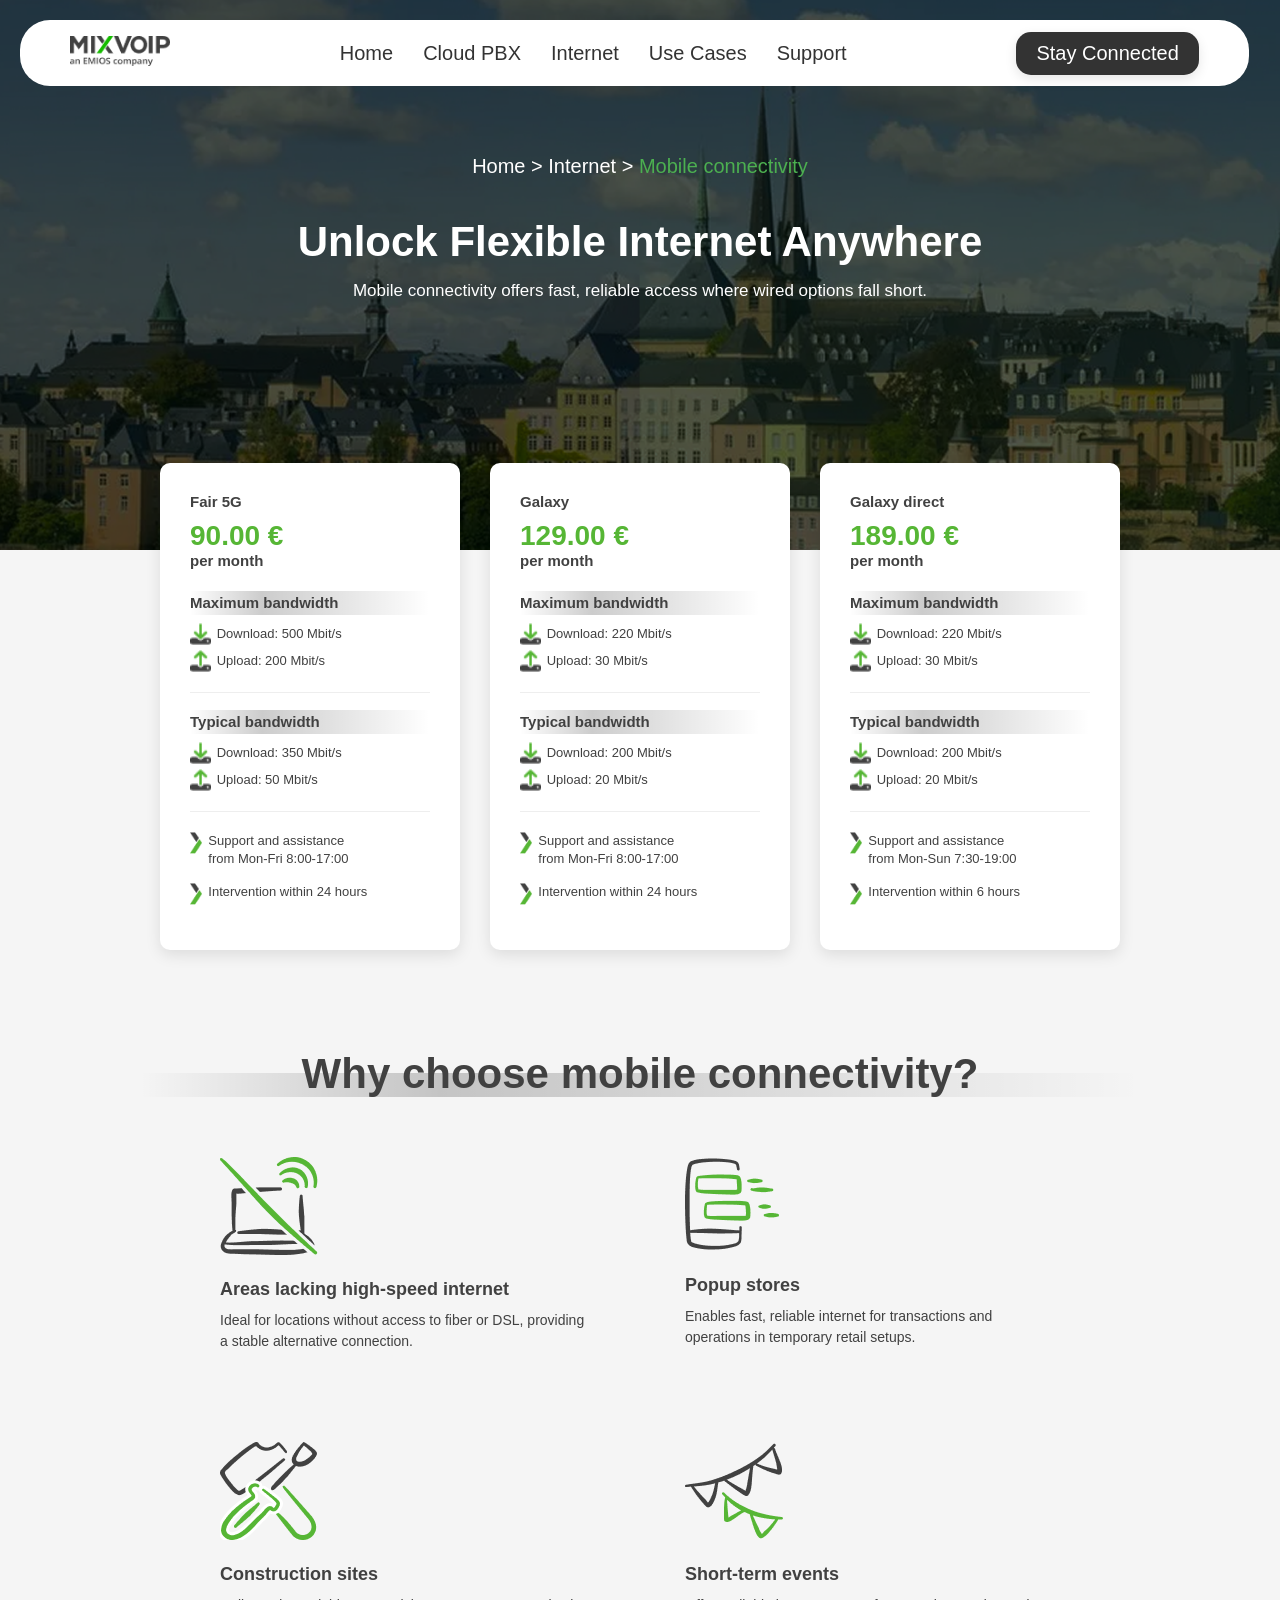
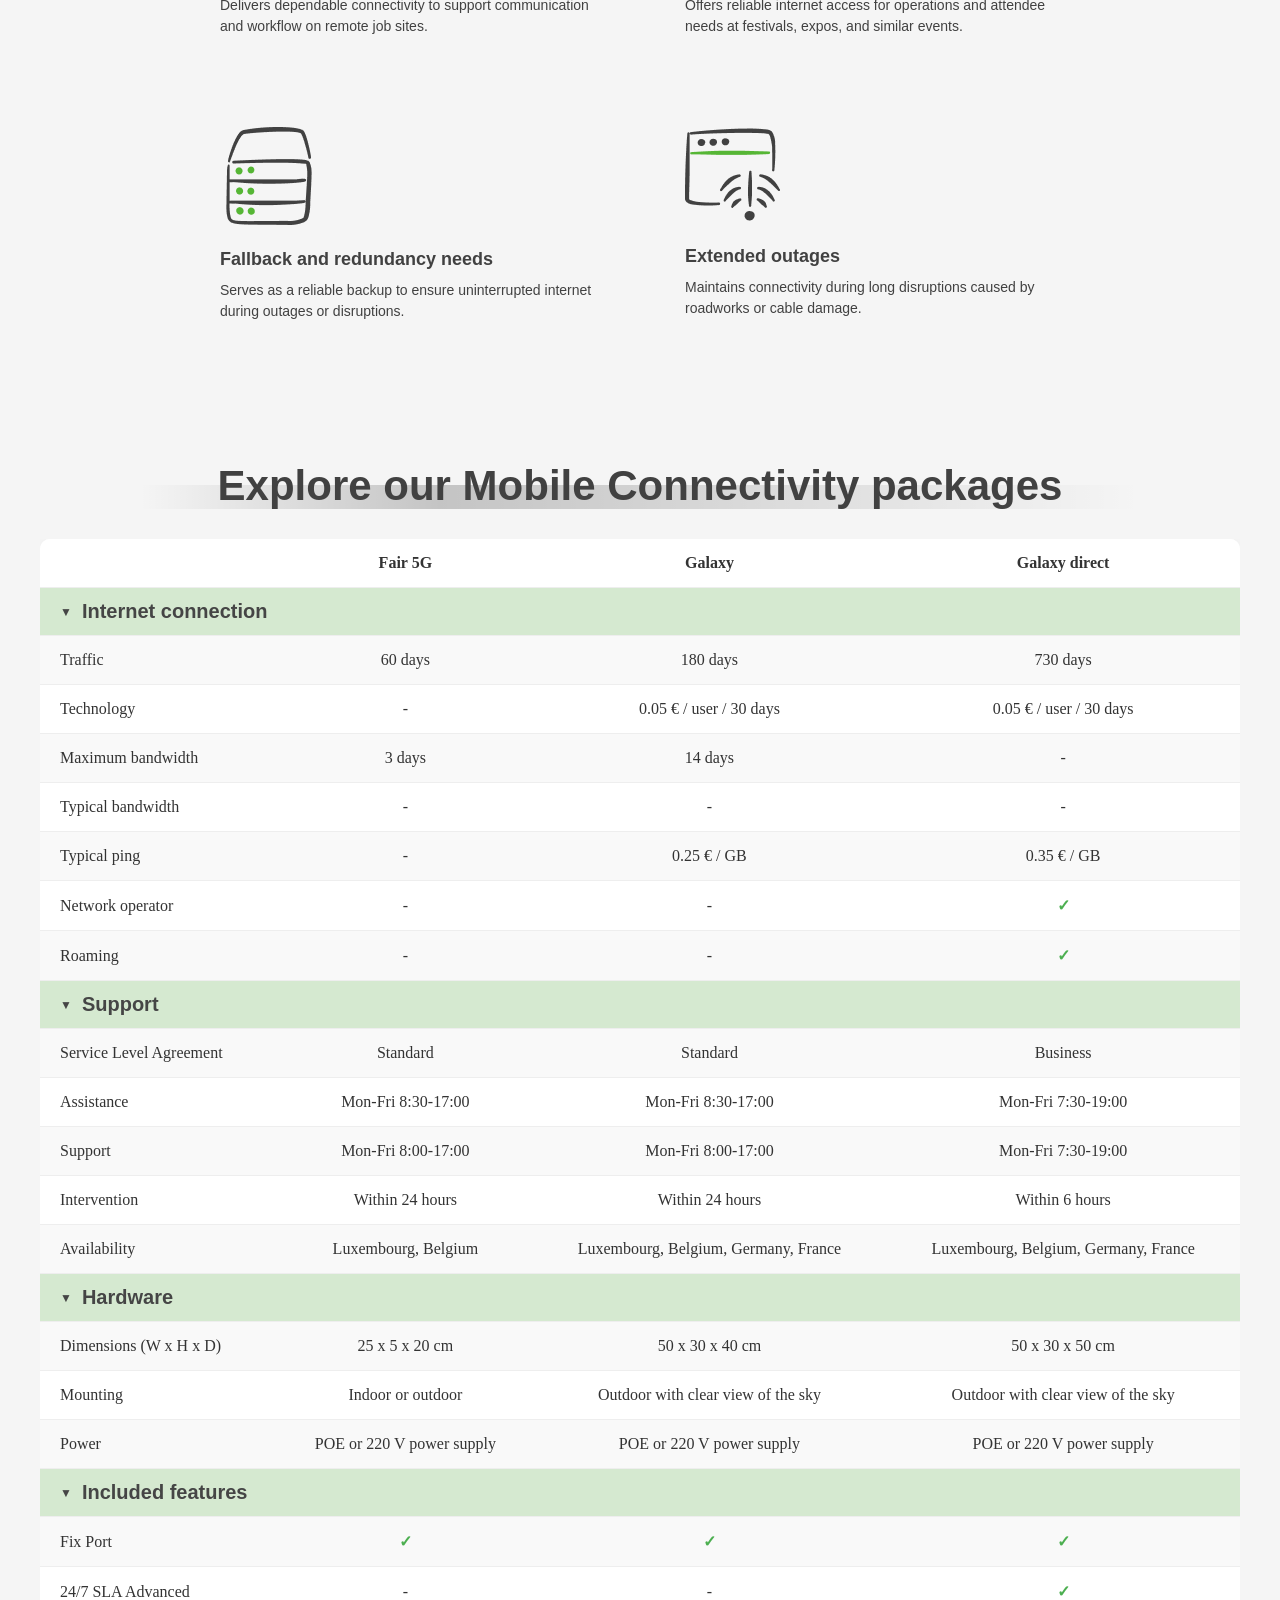
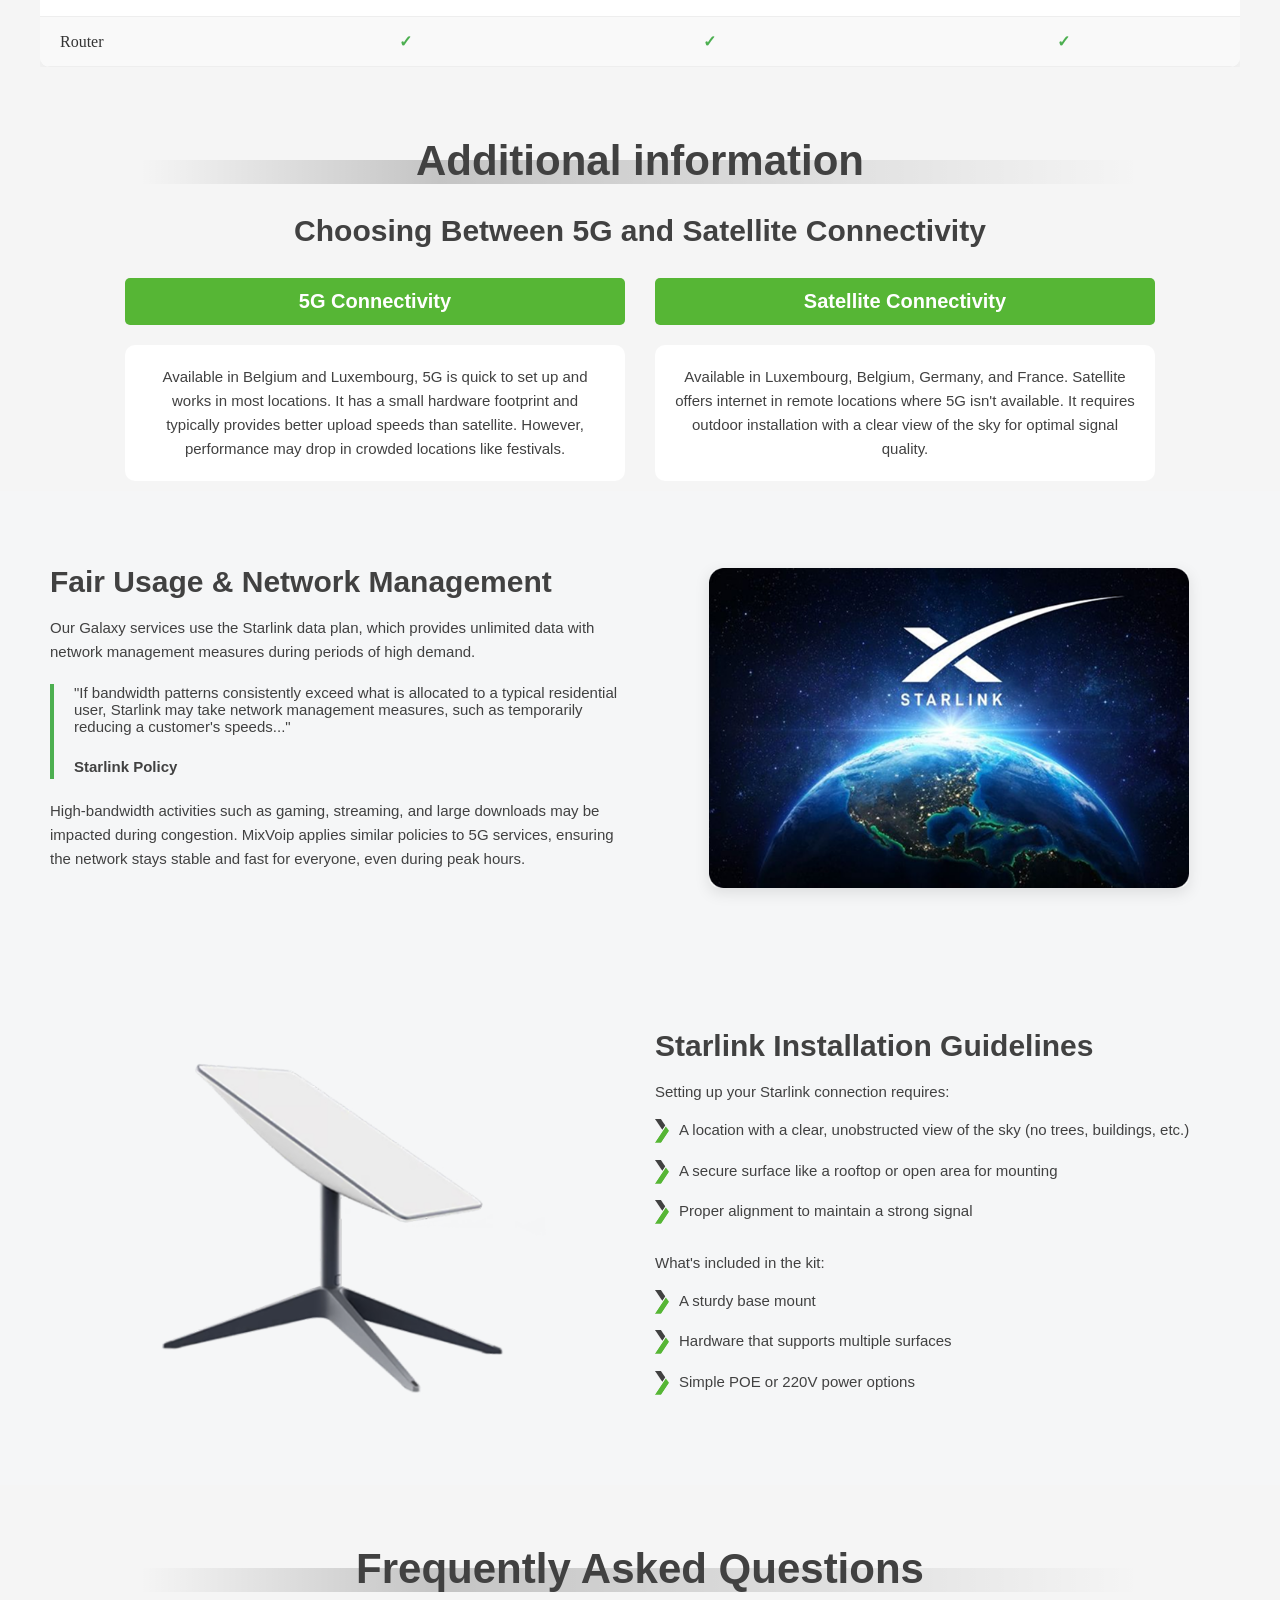
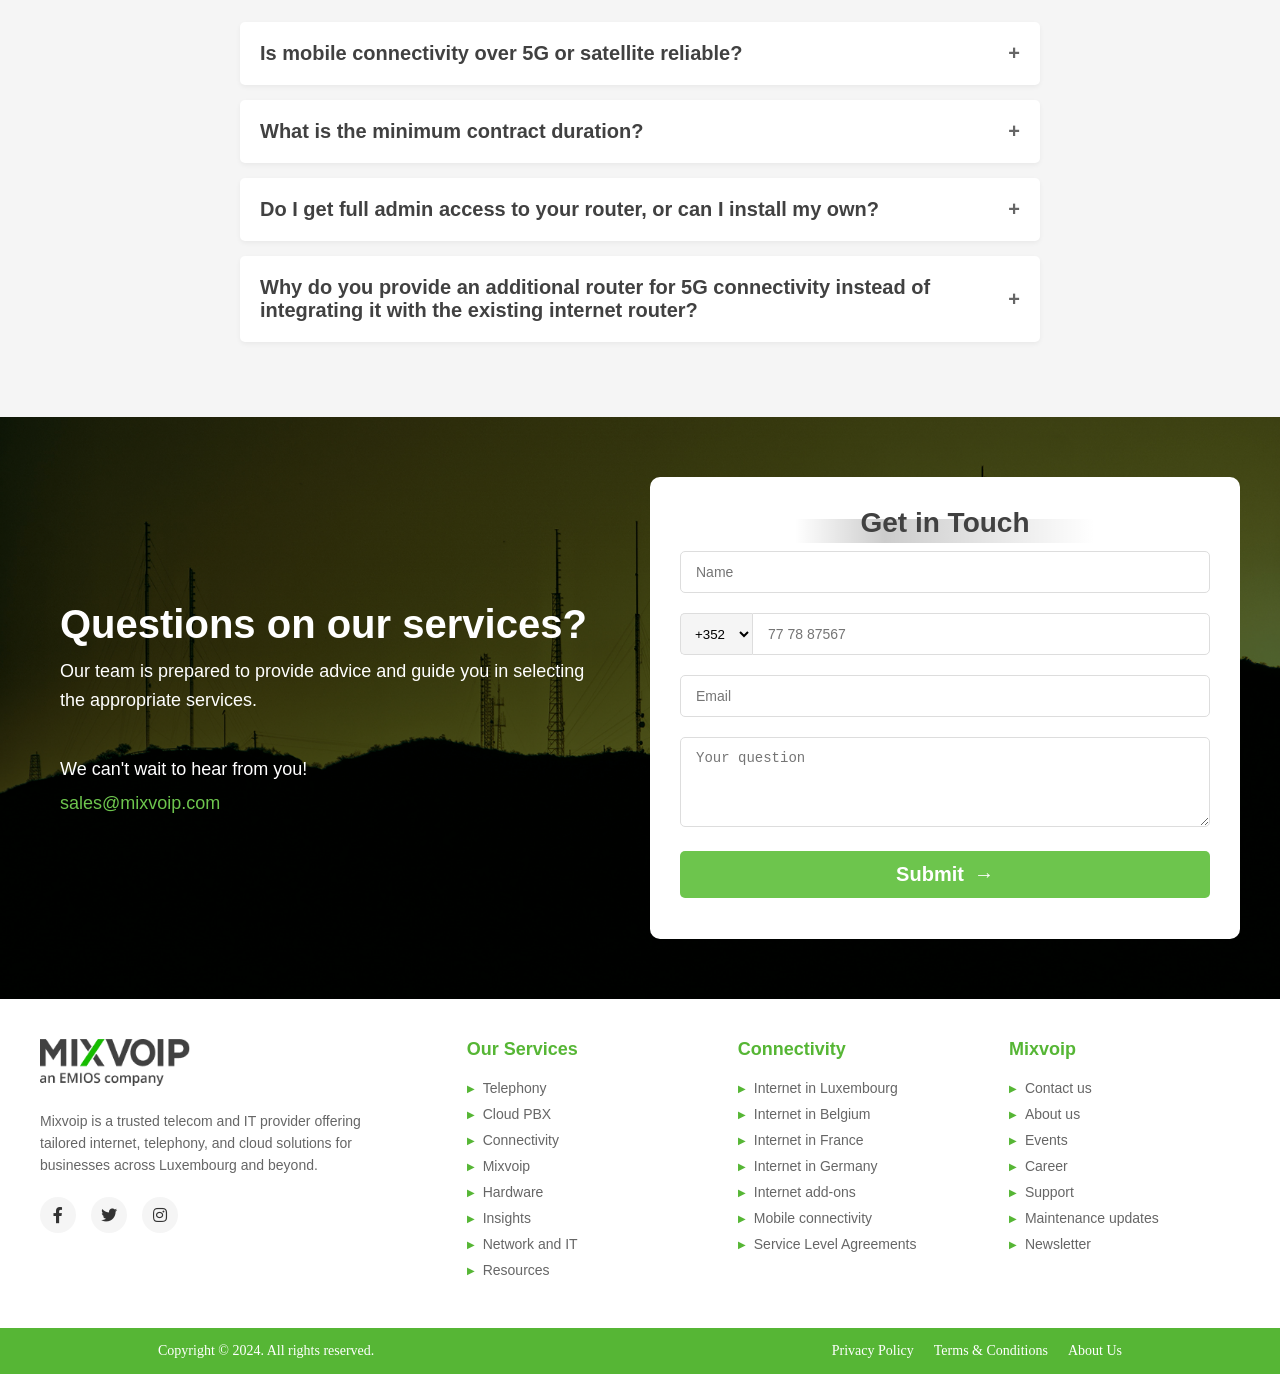
<file: index.html>
<!DOCTYPE html>
<html lang="en">

<head>
    <meta charset="UTF-8">
    <meta name="viewport" content="width=device-width, initial-scale=1.0">
    <title>MIXVOIP - Mobile Connectivity</title>
    <link rel="stylesheet" href="style.css">

    <link rel="stylesheet" href="https://fonts.googleapis.com/css2?family=Inter:wght@400;500;600;700&display=swap">
    <link rel="stylesheet" href="https://cdnjs.cloudflare.com/ajax/libs/font-awesome/5.15.4/css/all.min.css">
</head>

<body>
    <div class="banner-container">
        <header>
            <div class="footer-logo">
                <img src="../assets/fb66327c-f0f4-4d73-866e-e1968d106fd9 1.jpg" alt="MIXVOIP Logo"
                    class="logo-placeholder">
            </div>
            <nav>
                <ul>
                    <li><a href="#">Home</a></li>
                    <li><a href="#">Cloud PBX</a></li>
                    <li><a href="#">Internet</a></li>
                    <li><a href="#">Use Cases</a></li>
                    <li><a href="itSerivces.html">Support</a></li>
                </ul>
            </nav>
            <button class="stay-connected">Stay Connected</button>
        </header>

        <div class="breadcrumb">
            <span>Home</span> &nbsp;>&nbsp; <span>Internet</span> &nbsp;>&nbsp; <span class="active">Mobile
                connectivity</span>
        </div>

        <div class="hero">
            <h1>Unlock Flexible Internet Anywhere</h1>
            <p>Mobile connectivity offers fast, reliable access where wired options fall short.</p>
        </div>

        <div class="pricing-cards">
            <div class="card">
                <h2>Fair 5G</h2>
                <div class="price">
                    <span class="amount">90.00 €</span>
                    <span class="period">per month</span>
                </div>

                <div class="bandwidth-section">
                    <div class="bandwidth-title">Maximum bandwidth</div>
                    <div class="shadow-line"></div>
                    <div class="bandwidth-item">
                        <img src="assets/Download--Streamline-Font-Awesome.svg.png" alt="MIXVOIP Logo"
                            class="support-icon">
                        <span class="bandwidth-text">Download: 500 Mbit/s</span>
                    </div>
                    <div class="bandwidth-item">
                        <img src="assets/Upload--Streamline-Font-Awesome.svg.png" alt="MIXVOIP Logo"
                            class="support-icon">
                        <span class="bandwidth-text">Upload: 200 Mbit/s</span>
                    </div>
                </div>

                <div class="bandwidth-section">
                    <div class="bandwidth-title">Typical bandwidth</div>
                    <div class="shadow-line"></div>
                    <div class="bandwidth-item">
                        <img src="assets/Download--Streamline-Font-Awesome.svg.png" alt="MIXVOIP Logo"
                            class="support-icon">
                        <span class="bandwidth-text">Download: 350 Mbit/s</span>
                    </div>
                    <div class="bandwidth-item">
                        <img src="assets/Upload--Streamline-Font-Awesome.svg.png" alt="MIXVOIP Logo"
                            class="support-icon">
                        <span class="bandwidth-text">Upload: 50 Mbit/s</span>
                    </div>
                </div>

                <div class="support-section">
                    <div class="support-item">
                        <img src="assets/Group 6.png" alt="MIXVOIP Logo" class="support-icon">
                        <span class="support-text">Support and assistance<br>from Mon-Fri 8:00-17:00</span>
                    </div>
                    <div class="support-item">
                        <img src="assets/Group 6.png" alt="MIXVOIP Logo" class="support-icon">
                        <span class="support-text">Intervention within 24 hours</span>
                    </div>
                </div>
            </div>

            <div class="card">
                <h2>Galaxy</h2>
                <div class="price">
                    <span class="amount">129.00 €</span>
                    <span class="period">per month</span>
                </div>

                <div class="bandwidth-section">
                    <div class="bandwidth-title">Maximum bandwidth</div>
                    <div class="shadow-line"></div>
                    <div class="bandwidth-item">
                        <img src="assets/Download--Streamline-Font-Awesome.svg.png" alt="MIXVOIP Logo"
                            class="support-icon">
                        <span class="bandwidth-text">Download: 220 Mbit/s</span>
                    </div>
                    <div class="bandwidth-item">
                        <img src="assets/Upload--Streamline-Font-Awesome.svg.png" alt="MIXVOIP Logo"
                            class="support-icon">
                        <span class="bandwidth-text">Upload: 30 Mbit/s</span>
                    </div>
                </div>

                <div class="bandwidth-section">
                    <div class="bandwidth-title">Typical bandwidth</div>
                    <div class="shadow-line"></div>
                    <div class="bandwidth-item">
                        <img src="assets/Download--Streamline-Font-Awesome.svg.png" alt="MIXVOIP Logo"
                            class="support-icon">
                        <span class="bandwidth-text">Download: 200 Mbit/s</span>
                    </div>
                    <div class="bandwidth-item">
                        <img src="assets/Upload--Streamline-Font-Awesome.svg.png" alt="MIXVOIP Logo"
                            class="support-icon">
                        <span class="bandwidth-text">Upload: 20 Mbit/s</span>
                    </div>
                </div>

                <div class="support-section">
                    <div class="support-item">
                        <img src="assets/Group 6.png" alt="MIXVOIP Logo" class="support-icon">
                        <span class="support-text">Support and assistance<br>from Mon-Fri 8:00-17:00</span>
                    </div>
                    <div class="support-item">
                        <img src="assets/Group 6.png" alt="MIXVOIP Logo" class="support-icon">
                        <span class="support-text">Intervention within 24 hours</span>
                    </div>
                </div>
            </div>

            <div class="card">
                <h2>Galaxy direct</h2>
                <div class="price">
                    <span class="amount">189.00 €</span>
                    <span class="period">per month</span>
                </div>

                <div class="bandwidth-section">
                    <div class="bandwidth-title">Maximum bandwidth</div>
                    <div class="shadow-line"></div>
                    <div class="bandwidth-item">
                        <img src="assets/Download--Streamline-Font-Awesome.svg.png" alt="MIXVOIP Logo"
                            class="support-icon">
                        <span class="bandwidth-text">Download: 220 Mbit/s</span>
                    </div>
                    <div class="bandwidth-item">
                        <img src="assets/Upload--Streamline-Font-Awesome.svg.png" alt="MIXVOIP Logo"
                            class="support-icon">
                        <span class="bandwidth-text">Upload: 30 Mbit/s</span>
                    </div>
                </div>

                <div class="bandwidth-section">
                    <div class="bandwidth-title">Typical bandwidth</div>
                    <div class="shadow-line"></div>
                    <div class="bandwidth-item">
                        <img src="assets/Download--Streamline-Font-Awesome.svg.png" alt="MIXVOIP Logo"
                            class="support-icon">
                        <span class="bandwidth-text">Download: 200 Mbit/s</span>
                    </div>
                    <div class="bandwidth-item">
                        <img src="assets/Upload--Streamline-Font-Awesome.svg.png" alt="MIXVOIP Logo"
                            class="support-icon">
                        <span class="bandwidth-text">Upload: 20 Mbit/s</span>
                    </div>
                </div>

                <div class="support-section">
                    <div class="support-item">
                        <img src="assets/Group 6.png" alt="MIXVOIP Logo" class="support-icon">
                        <span class="support-text">Support and assistance<br>from Mon-Sun 7:30-19:00</span>
                    </div>
                    <div class="support-item">
                        <img src="assets/Group 6.png" alt="MIXVOIP Logo" class="support-icon">
                        <span class="support-text">Intervention within 6 hours</span>
                    </div>
                </div>
            </div>
        </div>
    </div>

    <div class="why-section">
        <h2 class="section-title">Why choose mobile connectivity?</h2>
        <div class="shadow-line2"></div>
        <div class="use-cases-grid">
            <div class="use-case-card">
                <div class="use-case-icon laptop-icon">
                    <img src="assets/Wifi-Laptop--Streamline-Freehand.svg.png" alt="MIXVOIP Logo">
                </div>
                <h3>Areas lacking high-speed internet</h3>
                <p>Ideal for locations without access to fiber or DSL, providing a stable alternative connection.</p>
            </div>

            <div class="use-case-card">
                <div class="use-case-icon mobile-icon">
                    <img src="assets/Push-Notification-2--Streamline-Freehand.svg.png" alt="MIXVOIP Logo">
                </div>
                <h3>Popup stores</h3>
                <p>Enables fast, reliable internet for transactions and operations in temporary retail setups.</p>
            </div>

            <div class="use-case-card">
                <div class="use-case-icon tools-icon">
                    <img src="assets/Settings-Screwdriver--Streamline-Freehand.svg.png" alt="MIXVOIP Logo">
                </div>
                <h3>Construction sites</h3>
                <p>Delivers dependable connectivity to support communication and workflow on remote job sites.</p>
            </div>

            <div class="use-case-card">
                <div class="use-case-icon events-icon">
                    <img src="assets/Party-Decoration-Banner-1--Streamline-Freehand.svg.png" alt="MIXVOIP Logo">
                </div>
                <h3>Short-term events</h3>
                <p>Offers reliable internet access for operations and attendee needs at festivals, expos, and similar
                    events.</p>
            </div>

            <div class="use-case-card">
                <div class="use-case-icon server-icon">
                    <img src="assets/Server-2--Streamline-Freehand.svg.png" alt="MIXVOIP Logo">
                </div>
                <h3>Fallback and redundancy needs</h3>
                <p>Serves as a reliable backup to ensure uninterrupted internet during outages or disruptions.</p>
            </div>

            <div class="use-case-card">
                <div class="use-case-icon network-icon">
                    <img src="assets/App-Window-Wireless-Problem--Streamline-Freehand.svg.png" alt="MIXVOIP Logo">
                </div>
                <h3>Extended outages</h3>
                <p>Maintains connectivity during long disruptions caused by roadworks or cable damage.</p>
            </div>
        </div>
    </div>

    <div class="comparison-section">
        <h2 class="section-title">Explore our Mobile Connectivity packages</h2>
        <div class="shadow-line2"></div>
        <div class="comparison-table-container">
            <table class="comparison-table">
                <thead>
                    <tr>
                        <th></th>
                        <th>Fair 5G</th>
                        <th>Galaxy</th>
                        <th>Galaxy direct</th>
                    </tr>
                </thead>
                <tbody>
                    <tr class="section-header">
                        <td colspan="4">
                            <div class="section-toggle">
                                <span class="toggle-icon">▶</span>
                                Internet connection
                            </div>
                        </td>
                    </tr>
                    <tr class="section-row">
                        <td>Traffic</td>
                        <td>60 days</td>
                        <td>180 days</td>
                        <td>730 days</td>
                    </tr>
                    <tr class="section-row">
                        <td>Technology</td>
                        <td>-</td>
                        <td>0.05 € / user / 30 days</td>
                        <td>0.05 € / user / 30 days</td>
                    </tr>
                    <tr class="section-row">
                        <td>Maximum bandwidth</td>
                        <td>3 days</td>
                        <td>14 days</td>
                        <td>-</td>
                    </tr>
                    <tr class="section-row">
                        <td>Typical bandwidth</td>
                        <td>-</td>
                        <td>-</td>
                        <td>-</td>
                    </tr>
                    <tr class="section-row">
                        <td>Typical ping</td>
                        <td>-</td>
                        <td>0.25 € / GB</td>
                        <td>0.35 € / GB</td>
                    </tr>
                    <tr class="section-row">
                        <td>Network operator</td>
                        <td>-</td>
                        <td>-</td>
                        <td><span class="check-mark">✓</span></td>
                    </tr>
                    <tr class="section-row">
                        <td>Roaming</td>
                        <td>-</td>
                        <td>-</td>
                        <td><span class="check-mark">✓</span></td>
                    </tr>

                    <tr class="section-header">
                        <td colspan="4">
                            <div class="section-toggle">
                                <span class="toggle-icon">▶</span>
                                Support
                            </div>
                        </td>
                    </tr>
                    <tr class="section-row">
                        <td>Service Level Agreement</td>
                        <td>Standard</td>
                        <td>Standard</td>
                        <td>Business</td>
                    </tr>
                    <tr class="section-row">
                        <td>Assistance</td>
                        <td>Mon-Fri 8:30-17:00</td>
                        <td>Mon-Fri 8:30-17:00</td>
                        <td>Mon-Fri 7:30-19:00</td>
                    </tr>
                    <tr class="section-row">
                        <td>Support</td>
                        <td>Mon-Fri 8:00-17:00</td>
                        <td>Mon-Fri 8:00-17:00</td>
                        <td>Mon-Fri 7:30-19:00</td>
                    </tr>
                    <tr class="section-row">
                        <td>Intervention</td>
                        <td>Within 24 hours</td>
                        <td>Within 24 hours</td>
                        <td>Within 6 hours</td>
                    </tr>
                    <tr class="section-row">
                        <td>Availability</td>
                        <td>Luxembourg, Belgium</td>
                        <td>Luxembourg, Belgium, Germany, France</td>
                        <td>Luxembourg, Belgium, Germany, France</td>
                    </tr>

                    <tr class="section-header">
                        <td colspan="4">
                            <div class="section-toggle">
                                <span class="toggle-icon">▶</span>
                                Hardware
                            </div>
                        </td>
                    </tr>
                    <tr class="section-row">
                        <td>Dimensions (W x H x D)</td>
                        <td>25 x 5 x 20 cm</td>
                        <td>50 x 30 x 40 cm</td>
                        <td>50 x 30 x 50 cm</td>
                    </tr>
                    <tr class="section-row">
                        <td>Mounting</td>
                        <td>Indoor or outdoor</td>
                        <td>Outdoor with clear view of the sky</td>
                        <td>Outdoor with clear view of the sky</td>
                    </tr>
                    <tr class="section-row">
                        <td>Power</td>
                        <td>POE or 220 V power supply</td>
                        <td>POE or 220 V power supply</td>
                        <td>POE or 220 V power supply</td>
                    </tr>

                    <tr class="section-header">
                        <td colspan="4">
                            <div class="section-toggle">
                                <span class="toggle-icon">▶</span>
                                Included features
                            </div>
                        </td>
                    </tr>
                    <tr class="section-row">
                        <td>Fix Port</td>
                        <td><span class="check-mark">✓</span></td>
                        <td><span class="check-mark">✓</span></td>
                        <td><span class="check-mark">✓</span></td>
                    </tr>
                    <tr class="section-row">
                        <td>24/7 SLA Advanced</td>
                        <td>-</td>
                        <td>-</td>
                        <td><span class="check-mark">✓</span></td>
                    </tr>
                    <tr class="section-row">
                        <td>Router</td>
                        <td><span class="check-mark">✓</span></td>
                        <td><span class="check-mark">✓</span></td>
                        <td><span class="check-mark">✓</span></td>
                    </tr>
                </tbody>
            </table>
        </div>
    </div>

    <div class="additional-info-section">
        <h2 class="section-title">Additional information</h2>
        <div class="shadow-line2"></div>

        <div class="connectivity-comparison">
            <h3 class="subsection-title">Choosing Between 5G and Satellite Connectivity</h3>

            <div class="connectivity-options">
                <div class="connectivity-option">
                    <button class="connectivity-btn">5G Connectivity</button>
                    <p>Available in Belgium and Luxembourg, 5G is quick to set up and works in most locations. It has a
                        small hardware footprint and typically provides better upload speeds than satellite. However,
                        performance may drop in crowded locations like festivals.</p>
                </div>

                <div class="connectivity-option">
                    <button class="connectivity-btn">Satellite Connectivity</button>
                    <p>Available in Luxembourg, Belgium, Germany, and France. Satellite offers internet in remote
                        locations where 5G isn't available. It requires outdoor installation with a clear view of the
                        sky for optimal signal quality.</p>
                </div>
            </div>
        </div>

    </div>

    <div class="fair-usage">
        <div class="fair-usage-content">
          <div class="fair-usage-text">
            <h3 class="fair-title">Fair Usage & Network Management</h3>
            <p>Our Galaxy services use the Starlink data plan, which provides unlimited data with network management
              measures during periods of high demand.</p>
      
            <blockquote class="policy-quote">
              "If bandwidth patterns consistently exceed what is allocated to a typical residential user, Starlink
              may take network management measures, such as temporarily reducing a customer's speeds..."
              <p class="policy-note"><strong>Starlink Policy</strong></p>
            </blockquote>
      
      
            <p class="fair-para">High-bandwidth activities such as gaming, streaming, and large downloads may be impacted during congestion. MixVoip applies similar policies to 5G services, ensuring the network stays stable and fast for everyone, even during peak hours.</p>
          </div>
      
          <div class="starlink-image">
            <img src="assets/image.png" alt="Starlink satellite in orbit" class="starlink-img">
          </div>
        </div>
      </div>
      
      <div class="installation-guidelines">
            <div class="installation-content">
                <div class="starlink-dish-image">
                    <img src="assets/image (1).png" alt="Starlink dish" class="dish-img">
                </div>

                <div class="installation-text">
                    <h3 class="installation-title">Starlink Installation Guidelines</h3>

                    <p>Setting up your Starlink connection requires:</p>

                    <ul class="installation-list">
                        <li>
                            <span class="check-icon"><img src="./assets/Generalicon.png" alt=""></span>
                            A location with a clear, unobstructed view of the sky (no trees, buildings, etc.)
                        </li>
                        <li>
                            <span class="check-icon"><img src="./assets/Generalicon.png" alt=""></span>
                            A secure surface like a rooftop or open area for mounting
                        </li>
                        <li>
                            <span class="check-icon"><img src="./assets/Generalicon.png" alt=""></span>
                            Proper alignment to maintain a strong signal
                        </li>
                    </ul>

                    <p>What's included in the kit:</p>

                    <ul class="installation-list">
                        <li>
                            <span class="check-icon"><img src="./assets/Generalicon.png" alt=""></span>
                            A sturdy base mount
                        </li>
                        <li>
                            <span class="check-icon"><img src="./assets/Generalicon.png" alt=""></span>
                            Hardware that supports multiple surfaces
                        </li>
                        <li>
                            <span class="check-icon"><img src="./assets/Generalicon.png" alt=""></span>
                            Simple POE or 220V power options
                        </li>
                    </ul>
                </div>
            </div>
        </div>
    </div>

    <div class="faq-section">
        <h2 class="section-title">Frequently Asked Questions</h2>
        <div class="shadow-line2"></div>
        <div class="faq-container">
            <div class="faq-item">
                <div class="faq-question">
                    Is mobile connectivity over 5G or satellite reliable?
                    <span class="faq-toggle">+</span>
                </div>
                <div class="faq-answer">
                    <p>Yes, both 5G and satellite connectivity are reliable solutions. 5G offers excellent performance in urban areas with good coverage, while satellite provides consistent service even in remote locations. Both technologies have built-in redundancies to maintain connection during most weather conditions, though extreme weather may temporarily affect performance.</p>
                </div>
            </div>

            <div class="faq-item">
                <div class="faq-question">
                    What is the minimum contract duration?
                    <span class="faq-toggle">+</span>
                </div>
                <div class="faq-answer">
                    <p>Our minimum contract duration varies by service. For 5G connectivity, we offer flexible terms starting from 3 months. Satellite services typically require a 12-month minimum commitment due to the specialized equipment installation. Please contact our sales team for specific details about your preferred service.</p>
                </div>
            </div>

            <div class="faq-item">
                <div class="faq-question">
                    Do I get full admin access to your router, or can I install my own?
                    <span class="faq-toggle">+</span>
                </div>
                <div class="faq-answer">
                    <p>We provide managed routers with limited admin access to ensure optimal performance and security. However, we can configure specific settings based on your requirements. For advanced users, we offer a business option that allows for custom router installation, subject to compatibility verification with our network.</p>
                </div>
            </div>

            <div class="faq-item">
                <div class="faq-question">
                    Why do you provide an additional router for 5G connectivity instead of integrating it with the existing internet router?
                    <span class="faq-toggle">+</span>
                </div>
                <div class="faq-answer">
                    <p>Internet routers are often installed in locations without good mobile connectivity, such as underground rooms, metal racks, or the interior of buildings. Modern building materials can also hinder mobile signals. To ensure optimal connectivity, we provide a separate mobile router that can be placed outdoors or in locations with better signal reception.</p>
                </div>
            </div>
        </div>
    </div>

    <div class="footer-section">
        <div class="footer-content">
            <div class="footer-questions">
                <h2>Questions on our services?</h2>
                <p>Our team is prepared to provide advice and guide you in selecting the appropriate services.</p>
                <p class="contact-text">We can't wait to hear from you!</p>
                <a href="mailto:sales@mixvoip.com" class="contact-email">sales@mixvoip.com</a>
            </div>

            <div class="footer-contact-form">
                <h2>Get in Touch</h2>
                <div class="shadow-line"></div>
                <form class="contact-form">
                    <div class="form-group">
                        <input type="text" placeholder="Name" required>
                    </div>
                    <div class="form-group phone-group">
                        <select class="country-code" required>
                            <option value="+352">+352</option>
                            <option value="+32">+32</option>
                            <option value="+33">+33</option>
                            <option value="+49">+49</option>
                            <option value="+49">+92</option>
                        </select>
                        <input type="tel" placeholder="77 78 87567" required>
                    </div>
                    <div class="form-group">
                        <input type="email" placeholder="Email" required>
                    </div>
                    <div class="form-group">
                        <textarea placeholder="Your question" rows="4" required></textarea>
                    </div>
                    <button type="submit" class="submit-btn">
                        Submit <span class="arrow-icon">→</span>
                    </button>
                </form>
            </div>
        </div>
    </div>

    <footer class="site-footer">
        <div class="footer-main">
            <div class="footer-company">
                <div class="footer-logo">
                    <img src="assets/fb66327c-f0f4-4d73-866e-e1968d106fd9 2.png" alt="MIXVOIP Logo" class="company-logo">
                </div>
                <p class="company-description">
                    Mixvoip is a trusted telecom and IT provider offering tailored internet, telephony, and cloud solutions for businesses across Luxembourg and beyond.
                </p>
                <div class="social-links">
                    <a href="#" class="social-link"><i class="fab fa-facebook-f"></i></a>
                    <a href="#" class="social-link"><i class="fab fa-twitter"></i></a>
                    <a href="#" class="social-link"><i class="fab fa-instagram"></i></a>
                </div>
            </div>

            <div class="footer-links">
                <div class="footer-column">
                    <h3>Our Services</h3>
                    <ul>
                        <li><a href="#"><span class="arrow-right">▶</span> Telephony</a></li>
                        <li><a href="#"><span class="arrow-right">▶</span> Cloud PBX</a></li>
                        <li><a href="#"><span class="arrow-right">▶</span> Connectivity</a></li>
                        <li><a href="#"><span class="arrow-right">▶</span> Mixvoip</a></li>
                        <li><a href="#"><span class="arrow-right">▶</span> Hardware</a></li>
                        <li><a href="#"><span class="arrow-right">▶</span> Insights</a></li>
                        <li><a href="#"><span class="arrow-right">▶</span> Network and IT</a></li>
                        <li><a href="#"><span class="arrow-right">▶</span> Resources</a></li>
                    </ul>
                </div>

                <div class="footer-column">
                    <h3>Connectivity</h3>
                    <ul>
                        <li><a href="#"><span class="arrow-right">▶</span> Internet in Luxembourg</a></li>
                        <li><a href="#"><span class="arrow-right">▶</span> Internet in Belgium</a></li>
                        <li><a href="#"><span class="arrow-right">▶</span> Internet in France</a></li>
                        <li><a href="#"><span class="arrow-right">▶</span> Internet in Germany</a></li>
                        <li><a href="#"><span class="arrow-right">▶</span> Internet add-ons</a></li>
                        <li><a href="#"><span class="arrow-right">▶</span> Mobile connectivity</a></li>
                        <li><a href="#"><span class="arrow-right">▶</span> Service Level Agreements</a></li>
                    </ul>
                </div>

                <div class="footer-column">
                    <h3>Mixvoip</h3>
                    <ul>
                        <li><a href="#"><span class="arrow-right">▶</span> Contact us</a></li>
                        <li><a href="#"><span class="arrow-right">▶</span> About us</a></li>
                        <li><a href="#"><span class="arrow-right">▶</span> Events</a></li>
                        <li><a href="#"><span class="arrow-right">▶</span> Career</a></li>
                        <li><a href="#"><span class="arrow-right">▶</span> Support</a></li>
                        <li><a href="#"><span class="arrow-right">▶</span> Maintenance updates</a></li>
                        <li><a href="#"><span class="arrow-right">▶</span> Newsletter</a></li>
                    </ul>
                </div>
            </div>
        </div>

        <div class="footer-bottom">
            <div class="copyright">
                Copyright © 2024. All rights reserved.
            </div>
            <div class="footer-bottom-links">
                <a href="#">Privacy Policy</a>
                <a href="#">Terms & Conditions</a>
                <a href="#">About Us</a>
            </div>
        </div>
    </footer>

    <script>
        // Simple toggle functionality for the comparison table sections
        document.addEventListener('DOMContentLoaded', function () {
            const sectionHeaders = document.querySelectorAll('.section-header');

            sectionHeaders.forEach(header => {
                header.addEventListener('click', function () {
                    const sectionRows = [];
                    let nextRow = this.nextElementSibling;

                    while (nextRow && !nextRow.classList.contains('section-header')) {
                        sectionRows.push(nextRow);
                        nextRow = nextRow.nextElementSibling;
                    }

                    const isExpanded = this.classList.contains('expanded');

                    if (isExpanded) {
                        this.classList.remove('expanded');
                        this.querySelector('.toggle-icon').textContent = '▶';
                        sectionRows.forEach(row => {
                            row.style.display = 'none';
                        });
                    } else {
                        this.classList.add('expanded');
                        this.querySelector('.toggle-icon').textContent = '▼';
                        sectionRows.forEach(row => {
                            row.style.display = 'table-row';
                        });
                    }
                });

                // Expand all sections by default
                header.classList.add('expanded');
                header.querySelector('.toggle-icon').textContent = '▼';
            });

            // FAQ toggle functionality
            const faqQuestions = document.querySelectorAll('.faq-question');

            faqQuestions.forEach(question => {
                question.addEventListener('click', function () {
                    const faqItem = this.parentElement;
                    const isActive = faqItem.classList.contains('active');

                    // Close all other FAQ items
                    document.querySelectorAll('.faq-item').forEach(item => {
                        item.classList.remove('active');
                        item.querySelector('.faq-toggle').textContent = '+';
                    });

                    // Toggle the clicked item
                    if (!isActive) {
                        faqItem.classList.add('active');
                        this.querySelector('.faq-toggle').textContent = '-';
                    } else {
                        this.querySelector('.faq-toggle').textContent = '+';
                    }
                });
            });
        });
    </script>
</body>

</html>
</file>
<file: style.css>
* {
  margin: 0;
  padding: 0;
  box-sizing: border-box;
}

body {
  background-color: #f5f6f7;
  color: #333;
}

/* Header */

header {
  display: flex;
  justify-content: space-between;
  align-items: center;
  padding: 15px 50px;
  background-color: white;
  border-radius: 30px;
  margin: 0 20px;
  position: fixed;
  top: 20px;
  height: 66px;
  width: 96%;
  z-index: 999999;
}

.logo {
  display: flex;
  align-items: center;
  position: relative;
}

.logo-placeholder {
  width: 100px;
}

nav ul {
  display: flex;
  list-style: none;
  gap: 30px;
}

nav a {
  text-decoration: none;
  color: #333333;
  font-weight: 400;
  font-family: "Roboto", sans-serif;
  font-size: 20px;
}

.stay-connected {
  background-color: #333333;
  color: white;
  border: none;
  padding: 10px 20px;
  border-radius: 15px;
  cursor: pointer;
  font-weight: 400;
  font-family: "Open Sans", sans-serif;
  font-size: 20px;
  box-shadow: 0 4px 12px rgba(0, 0, 0, 0.1);
}

/* Logo styling to match MIXVOIP */
.logo:before {
  content: "MIX";
  position: absolute;
  left: 0;
  font-weight: 700;
  font-size: 20px;
  color: #333;
}

.logo:after {
  content: "VOIP";
  position: absolute;
  left: 40px;
  font-weight: 700;
  font-size: 20px;
  color: #4caf50;
}

@media (max-width: 767px) {
  header {
    flex-direction: column;
    align-items: flex-start;
    padding: 15px 20px;
    border-radius: 20px;
    margin: 0 10px;
    gap: 15px;
  }

  .logo {
    justify-content: center;
    width: 100%;
  }

  .logo-placeholder {
    display: none;
  }

  .logo:before,
  .logo:after {
    position: relative;
    font-size: 20px;
  }

  nav {
    width: 100%;
  }

  nav ul {
    flex-direction: column;
    align-items: flex-start;
    gap: 10px;
    padding-left: 0;
  }

  nav a {
    font-size: 16px;
  }

  .stay-connected {
    align-self: stretch;
    text-align: center;
    width: 100%;
  }
}


/* Banner Section */
.banner-container {
  width: 100%;
  min-height: 550px;
  background-image: url("./assets/ITbanner.png");
  background-size: cover;
  background-position: center;
  position: relative;
  padding-bottom: 50px;
}

.breadcrumb {
  color: white;
  padding: 155px 50px 20px;
  display: flex;
  justify-content: center;
  font-family: "Roboto", sans-serif;
  font-size: 20px;
  cursor: pointer;
}

.breadcrumb .active {
  color: #4caf50;
  cursor: pointer;
}

.hero {
  text-align: center;
  color: white;
  padding: 20px 20px 50px;
  position: relative;
  z-index: 1;
}

.hero h1 {
  font-size: 42px;
  margin-bottom: 15px;
  font-weight: 700;
  font-family: "Open Sans", sans-serif;
}

.hero p {
  font-size: 17px;
  max-width: 600px;
  margin: 0 auto;
  font-weight: 400;
  font-family: "Roboto", sans-serif;
}

/* Pricing Cards Section */
.pricing-cards {
  display: flex;
  justify-content: center;
  gap: 30px;
  padding: 0 50px;
  position: absolute;
  bottom: -400px;
  width: 100%;
  z-index: 2;
}

.card {
  background-color: white;
  border-radius: 10px;
  padding: 30px;
  width: 300px;
  box-shadow: 0 5px 15px rgba(0, 0, 0, 0.1);
  margin-top: -50px;
}

.card h2 {
  margin-bottom: 10px;
  font-weight: 700;
  font-family: "Open Sans", sans-serif;
  color: #414141;
  font-size: 15px;
}

.price {
  margin-bottom: 25px;
}

.amount {
  font-size: 28px;
  font-weight: 700;
  color: #56b635;
  font-family: "Open Sans", sans-serif;
}

.period {
  display: block;
  font-size: 15px;
  color: #414141;
  font-weight: 600;
  font-family: "Open Sans", sans-serif;
}

.bandwidth-section {
  margin-bottom: 20px;
  padding-bottom: 15px;
  border-bottom: 1px solid #eee;
}

.bandwidth-title {
  margin-bottom: 10px;
  color: #414141;
  font-weight: 700;
  font-family: "Open Sans", sans-serif;
  font-size: 15px;
}

.bandwidth-item {
  display: flex;
  align-items: center;
  margin-bottom: 5px;
}

.icon {
  width: 20px;
  height: 20px;
  display: inline-flex;
  align-items: center;
  justify-content: center;
  margin-right: 10px;
  color: #4caf50;
}

.bandwidth-text {
  font-size: 13px;
  color: #414141;
  font-weight: 300;
  font-family: "Open Sans", sans-serif;
}

.support-section {
  margin-top: 20px;
}

.support-item {
  display: flex;
  margin-bottom: 15px;
}

.support-icon {
  height: 22px;
  margin-right: 6px;
}

.support-text {
  font-size: 13px;
  line-height: 1.4;
  color: #414141;
  font-weight: 300;
  font-family: "Open Sans", sans-serif;
}

@media (max-width: 767px) {
  /* Header */
  header {
    flex-direction: column;
    align-items: flex-start;
    padding: 20px;
    gap: 15px;
  }

  nav ul {
    flex-direction: column;
    gap: 10px;
    align-items: flex-start;
  }

  /* Breadcrumb */
  .breadcrumb {
    font-size: 14px;
    padding: 60px 10px 10px;
    flex-wrap: wrap;
    text-align: center;
  }

  /* Hero Section */
  .hero h1 {
    font-size: 26px;
  }

  .hero p {
    font-size: 14px;
  }

  /* Pricing Cards */
  .pricing-cards {
    flex-direction: column;
    align-items: center;
    margin-top: 0;
    padding: 0 20px;
    position: relative;
    bottom: auto;
  }

  .card {
    width: 100%;
    max-width: 100%;
    margin-top: 20px;
  }
}

/* General Line for all Headings */
.shadow-line {
  width: 100%;
  max-width: 300px;
  height: 24px;
  background: linear-gradient(
    to left,
    rgba(0, 0, 0, 0) 0%,
    rgba(0, 0, 0, 0.2) 70%,
    rgba(0, 0, 0, 0) 100%
  );
  margin: -30px auto 8px;
}

@media (max-width: 768px) {
  .shadow-line {
    margin: -31px auto 16px;
  }
}

/* Section titles with decorative lines */
.section-title {
  text-align: center;
  font-size: 42px;
  margin-bottom: 50px;
  position: relative;
  color: #414141;
  font-weight: 700;
  font-family: "Open Sans", sans-serif;
}

.shadow-line2 {
  width: 100%;
  max-width: 1000px;
  height: 24px;
  background: linear-gradient(
    to left,
    rgba(0, 0, 0, 0) 0%,
    rgba(0, 0, 0, 0.2) 70%,
    rgba(0, 0, 0, 0) 100%
  );
  margin: -75px auto 30px;
}

@media (max-width: 768px) {
  .shadow-line2 {
    margin: -75px auto 16px;
  }
}

/* Why choose mobile connectivity section */
.why-section {
  background-color: #f5f5f5;
  padding: 500px 50px 50px 50px;
}

.use-cases-grid {
  display: grid;
  grid-template-columns: repeat(2, 1fr);
  gap: 30px;
  max-width: 900px;
  margin: 0 auto;
}

.use-case-card {
  padding: 30px;

  display: flex;
  flex-direction: column;
  position: relative;
  transition: transform 0.3s ease, box-shadow 0.3s ease;
}

.use-case-card:hover {
  transform: translateY(-5px);
  box-shadow: 0 10px 20px rgba(0, 0, 0, 0.1);
  background-color: white;
  border-radius: 10px;
  box-shadow: 0 5px 15px rgba(0, 0, 0, 0.05);
  cursor: pointer;
}

.use-case-icon {
  margin-bottom: 20px;
}

.use-case-card h3 {
  font-size: 18px;
  font-weight: 600;
  margin-bottom: 10px;
  color: #414141;
  font-family: "Instrument Sans", sans-serif;
}

.use-case-card p {
  font-size: 14px;
  line-height: 1.5;
  color: #414141;
  font-family: "Instrument Sans", sans-serif;
  font-weight: 200;
}

@media (max-width: 768px) {
  .why-section {
    padding: 60px 20px 30px 20px;
  }

  .use-cases-grid {
    grid-template-columns: 1fr !important;
    gap: 20px;
  }

  .use-case-card {
    padding: 20px;
  }

  .use-case-icon {
    margin-bottom: 15px;
    width: 40px;
    height: 40px;
  }

  .use-case-icon img {
    width: 100%;
    height: auto;
  }

  .use-case-card h3 {
    font-size: 16px;
  }

  .use-case-card p {
    font-size: 13px;
  }
  .section-title {
    font-size: 27px;
  }
}

/* Comparison table section */
/* Akil Bhai ye bnana ha apne */

.comparison-section {
  background-color: #f5f5f5;
  padding: 60px 20px;
}

.comparison-table-container {
  max-width: 1200px;
  margin: 0 auto;
  overflow-x: auto;
}

.comparison-table {
  width: 100%;
  border-collapse: collapse;
  background-color: white;
  border-radius: 10px;
  overflow: hidden;
  box-shadow: 0 5px 15px rgba(0, 0, 0, 0.05);
}

.comparison-table th,
.comparison-table td {
  padding: 15px;
  text-align: center;
  border-bottom: 1px solid #eee;
}

.comparison-table th {
  font-weight: 600;
  background-color: white;
}

.comparison-table th:first-child,
.comparison-table td:first-child {
  text-align: left;
  padding-left: 20px;
}

.section-header {
  background-color: #d5e9d0;
  cursor: pointer;
}

.section-header td {
  padding: 12px 15px;
}

.section-toggle {
  display: flex;
  align-items: center;
  font-weight: 600;
  font-family: "Open Sans", sans-serif;
  font-size: 20px;
  color: #454545;
}

.toggle-icon {
  margin-right: 10px;
  font-size: 12px;
  transition: transform 0.3s ease;
}

.section-row {
  background-color: white;
}

.section-row:nth-child(even) {
  background-color: #f9f9f9;
}

.check-mark {
  color: #4caf50;
  font-weight: bold;
}

/* Additional Information Section */

.additional-info-section {
  background-color: #f5f5f5;
  padding: 10px 10px;
}

.subsection-title {
  text-align: center;
  font-size: 30px;
  font-weight: 700;
  margin-bottom: 30px;
  position: relative;
  color: #414141;
  font-family: "Open Sans", sans-serif;
}

.connectivity-options {
  display: flex;
  flex-wrap: wrap;
  gap: 30px;
  justify-content: center;
}

.connectivity-option {
  flex: 1;
  min-width: 300px;
  max-width: 500px;
  display: flex;
  flex-direction: column;
  align-items: center;
}

.connectivity-btn {
  background-color: #56b635;
  font-family: "Open Sans", sans-serif;
  color: white;
  border: none;
  padding: 12px 30px;
  border-radius: 5px;
  font-weight: 700;
  margin-bottom: 20px;
  cursor: pointer;
  width: 100%;
  font-size: 20px;
}

.connectivity-option p {
  text-align: center;
  line-height: 1.6;
  color: #414141;
  background-color: white;
  padding: 20px;
  border-radius: 10px;
  font-family: "Open Sans", sans-serif;
  font-weight: 300;
  font-size: 15px;
}

@media (max-width: 768px) {
  .connectivity-options {
    flex-direction: column;
    align-items: center;
  }

  .connectivity-option {
    max-width: 90%;
  }

  .connectivity-btn {
    font-size: 18px;
    padding: 10px 25px;
  }

  .connectivity-option p {
    font-size: 14px;
    padding: 15px;
  }

  .subsection-title {
    font-size: 20px;
  }
}

@media (max-width: 480px) {
  .connectivity-btn {
    font-size: 16px;
    padding: 10px 20px;
  }

  .connectivity-option p {
    font-size: 13px;
  }
}

/* Fair usage section */
.fair-usage {
  max-width: 1200px;
  margin: 0 auto;
  padding: 4em 0em;
}

.fair-usage-content {
  display: flex;
  flex-wrap: wrap;
  gap: 15px;
  align-items: center;
}

.fair-title {
  font-size: 30px;
  font-weight: 700;
  margin-bottom: 17px;
  color: #414141;
  font-family: "Open Sans", sans-serif;
}

.fair-usage-text {
  flex: 1;
  min-width: 300px;
  border-radius: 10px;
  padding: 10px;
}

.fair-usage-text p {
  margin-bottom: 20px;
  line-height: 1.6;
  color: #414141;
  font-family: "Open Sans", sans-serif;
  font-weight: 400;
  font-size: 15px;
}

.policy-quote {
  border-left: 4px solid #4caf50;
  padding-left: 20px;
  margin: 20px 0;
  color: #414141;
  font-family: "Open Sans", sans-serif;
  font-weight: 400;
  font-size: 15px;
}

.policy-note {
  margin-top: 20px;
  color: #4caf50;
}

.fair-para {
  color: #414141;
  font-family: "Open Sans", sans-serif;
  font-weight: 400;
  font-size: 15px;
}

.starlink-image {
  flex: 1;
  min-width: 300px;
  display: flex;
  justify-content: center;
}

.starlink-img {
  max-width: 100%;
  height: 320px;
  border-radius: 10px;
  box-shadow: 0 5px 15px rgba(0, 0, 0, 0.1);
}

@media (max-width: 768px) {
  .fair-usage {
    padding: 2em 1em;
  }

  .fair-usage-content {
    flex-direction: column;
  }

  .fair-usage-text,
  .starlink-image {
    max-width: 100%;
  }

  .fair-title {
    font-size: 24px;
    text-align: center;
  }

  .fair-usage-text {
    padding: 20px;
  }

  .fair-usage-text p,
  .policy-quote,
  .fair-para {
    font-size: 14px;
    text-align: justify;
  }

  .starlink-img {
    height: auto;
    max-height: 280px;
  }
}

/* Installation guidelines */
.installation-guidelines {
  max-width: 1200px;
  margin: 0 auto;
  padding: 4em 0em;
}

.installation-content {
  display: flex;
  flex-wrap: wrap;
  gap: 30px;
  align-items: center;
}

.starlink-dish-image {
  flex: 2;
  min-width: 300px;
  display: flex;
  justify-content: center;
}

.dish-img {
  max-width: 100%;
  height: auto;
}

.installation-title {
  font-size: 30px;
  font-weight: 700;
  margin-bottom: 17px;
  color: #414141;
  font-family: "Open Sans", sans-serif;
}

.installation-text {
  flex: 2;
}

.installation-text p {
  margin-bottom: 15px;
  line-height: 1.6;
  color: #414141;
  font-family: "Open Sans", sans-serif;
  font-weight: 400;
  font-size: 15px;
}

.installation-list {
  list-style: none;
  margin-bottom: 20px;
}

.installation-list li {
  margin-bottom: 10px;
  display: flex;
  align-items: flex-start;
  line-height: 1.5;
  color: #414141;
  font-family: "Open Sans", sans-serif;
  font-weight: 400;
  font-size: 15px;
}

.check-icon {
  margin-right: 10px;
}

@media (max-width: 768px) {
  .installation-content {
    flex-direction: column;
  }

  .starlink-dish-image,
  .installation-text {
    max-width: 100%;
  }

  .dish-img {
    max-height: 300px;
    height: auto;
  }

  .installation-guidelines {
    padding: 0em 1em;
  }

  .installation-text p,
  .installation-list li {
    font-size: 14px;
  }
}

/* FAQ Section */
.faq-section {
  background-color: #f5f5f5;
  padding: 60px 20px;
}

.faq-container {
  max-width: 800px;
  margin: 0 auto;
}

.faq-item {
  background-color: white;
  border-radius: 5px;
  margin-bottom: 15px;
  overflow: hidden;
  box-shadow: 0 2px 5px rgba(0, 0, 0, 0.05);
}

.faq-question {
  padding: 20px;
  font-weight: 600;
  display: flex;
  justify-content: space-between;
  align-items: center;
  cursor: pointer;
  transition: background-color 0.3s ease;
  color: #414141;
  font-size: 20px;
  font-family: "Instrument Sans", sans-serif;
}

.faq-question:hover {
  background-color: #f9f9f9;
}

.faq-toggle {
  font-size: 20px;
  color: #666;
}

.faq-answer {
  padding: 0 20px;
  max-height: 0;
  overflow: hidden;
  transition: max-height 0.3s ease, padding 0.3s ease;
  color: #444444;
  font-weight: 400;
  font-family: "Instrument Sans", sans-serif;
  font-size: 20px;
}

.faq-answer p {
  margin-bottom: 20px;
  line-height: 1.6;
  color: #555;
}

.faq-item.active .faq-answer {
  padding: 0 20px 20px;
  max-height: 500px;
}

.faq-item.active .faq-question {
  border-bottom: 1px solid #eee;
}

.faq-item.active {
  border: 1px solid #4caf50;
}

.faq-answer.show {
  padding: 0 20px 20px;
  max-height: 500px;
}

@media (max-width: 768px) {
  .faq-section {
    padding: 10px 15px;
  }

  .faq-container {
    max-width: 100%;
  }

  .faq-question {
    padding: 16px;
    font-size: 18px;
  }

  .faq-answer {
    padding: 0 16px;
  }

  .faq-answer p {
    font-size: 13px;
  }

  .faq-toggle {
    font-size: 18px;
  }
}

/* Get In Touch Section */
.footer-section {
  background-image: url("./assets/Bg-Get-in-Touch.png");
  background-size: cover;
  background-position: center;
  color: white;
  padding: 60px 20px;
}

.footer-content {
  display: flex;
  flex-wrap: wrap;
  max-width: 1200px;
  margin: 0 auto;
  gap: 40px;
}

.footer-questions {
  flex: 1;
  min-width: 300px;
  padding: 125px 20px;
}

.footer-questions h2 {
  font-size: 28px;
  margin-bottom: 10px;
  font-weight: 700;
  font-family: "Open Sans", sans-serif;
  font-size: 40px;
}

.footer-questions p {
  margin-bottom: 10px;
  line-height: 1.6;
  color: #fff;
  font-family: "Instrument Sans", sans-serif;
  font-size: 18px;
}

.contact-text {
  margin-top: 40px;
  font-weight: 400;
  font-family: "Instrument Sans", sans-serif;
  font-size: 18px;
}

.contact-email {
  color: #6dc54d;
  text-decoration: none;
  font-weight: 500;
  transition: color 0.3s ease;
  font-family: "Instrument Sans", sans-serif;
  font-size: 18px;
}

.contact-email:hover {
  color: #66bb6a;
  text-decoration: underline;
}

.footer-contact-form {
  flex: 1;
  min-width: 300px;
  background-color: white;
  border-radius: 10px;
  padding: 30px;
  color: #414141;
}

.contact-form {
  display: flex;
  flex-direction: column;
  gap: 20px;
}

.form-group {
  width: 100%;
}

.form-group input,
.form-group textarea {
  width: 100%;
  padding: 12px 15px;
  border: 1px solid #ddd;
  border-radius: 5px;
  font-size: 14px;
  transition: border-color 0.3s ease;
}

.form-group input:focus,
.form-group textarea:focus {
  outline: none;
  border-color: #4caf50;
}

.phone-group {
  display: flex;
  align-items: center;
}

.country-code {
  display: flex;
  align-items: center;
  padding: 0 10px;
  background-color: #f5f5f5;
  border: 1px solid #ddd;
  border-right: none;
  border-radius: 5px 0 0 5px;
  height: 42px;
}

.flag-icon {
  width: 20px;
  height: 15px;
  margin-right: 5px;
}

.phone-group input {
  border-radius: 0 5px 5px 0;
}

.submit-btn {
  background-color: #6dc54d;
  color: white;
  border: none;
  padding: 12px 20px;
  border-radius: 5px;
  cursor: pointer;
  display: flex;
  align-items: center;
  justify-content: center;
  transition: background-color 0.3s ease;
  width: 100%;
  font-weight: 700;
  font-family: "Open Sans", sans-serif;
  font-size: 20px;
}

.footer-contact-form h2 {
  font-size: 24px;
  margin-bottom: 10px;
  text-align: center;
  font-weight: 700;
  font-family: "Open Sans", sans-serif;
  font-size: 28px;
}

.submit-btn:hover {
  background-color: #3d9140;
}

.arrow-icon {
  margin-left: 10px;
}

@media (max-width: 768px) {
  .footer-content {
    flex-direction: column;
    padding: 0 10px;
  }

  .footer-questions,
  .footer-contact-form {
    min-width: 100%;
    padding: 40px 20px;
  }

  .footer-questions h2 {
    font-size: 28px;
    text-align: center;
  }

  .footer-questions p,
  .contact-text,
  .contact-email {
    text-align: center;
    font-size: 14px;
  }

  .footer-contact-form h2 {
    font-size: 20px;
  }

  .submit-btn {
    font-size: 18px;
    padding: 12px 16px;
  }

  .phone-group {
    flex-direction: column;
    align-items: stretch;
  }

  .country-code {
    border-radius: 5px 5px 0 0;
    border-right: 1px solid #ddd;
    height: auto;
    padding: 10px;
    justify-content: center;
  }

  .phone-group input {
    border-radius: 0 0 5px 5px;
  }

  .form-group input,
  .form-group textarea {
    font-size: 13px;
  }
}

/* Site Footer */
.site-footer {
  background-color: white;
  padding: 40px 0px 0;
}

.footer-main {
  display: flex;
  flex-wrap: wrap;
  max-width: 1200px;
  margin: 0 auto;
  gap: 40px;
  padding-bottom: 40px;
}

.footer-company {
  flex: 1;
  min-width: 300px;
}

.company-logo {
  max-width: 150px;
  height: auto;
  margin-bottom: 20px;
}

.company-description {
  font-size: 14px;
  line-height: 1.6;
  color: #666;
  margin-bottom: 20px;
  max-width: 350px;
  font-family: "Instrument Sans", sans-serif;
}

.social-links {
  display: flex;
  gap: 15px;
}

.social-link {
  display: flex;
  align-items: center;
  justify-content: center;
  width: 36px;
  height: 36px;
  background-color: #f5f5f5;
  border-radius: 50%;
  color: #333;
  text-decoration: none;
  transition: background-color 0.3s ease, color 0.3s ease;
}

.social-link:hover {
  background-color: #4caf50;
  color: white;
}

.footer-links {
  flex: 2;
  display: flex;
  flex-wrap: wrap;
  gap: 40px;
}

.footer-column {
  flex: 1;
  min-width: 200px;
  font-family: "Instrument Sans", sans-serif;
}

.footer-column h3 {
  font-size: 18px;
  margin-bottom: 20px;
  font-weight: 600;
  color: #56b635;
  font-family: "Instrument Sans", sans-serif;
}

.footer-column ul {
  list-style: none;
}

.footer-column li {
  margin-bottom: 10px;
}

.footer-column a {
  text-decoration: none;
  color: #666;
  font-size: 14px;
  display: flex;
  align-items: center;
  transition: color 0.3s ease;
}

.footer-column a:hover {
  color: #4caf50;
}

.arrow-right {
  color: #56b635;
  font-size: 10px;
  margin-right: 8px;
}

.footer-bottom {
  background-color: #56b635;
  color: white;
  padding: 15px 158px;
  display: flex;
  flex-wrap: wrap;
  justify-content: space-between;
  align-items: center;
  gap: 20px;
}

.copyright {
  font-size: 14px;
}

.footer-bottom-links {
  display: flex;
  gap: 20px;
}

.footer-bottom-links a {
  color: white;
  text-decoration: none;
  font-size: 14px;
  transition: opacity 0.3s ease;
}

.footer-bottom-links a:hover {
  opacity: 0.8;
}

/* Responsive Design */
@media (max-width: 1024px) {
  .pricing-cards {
    flex-wrap: wrap;
    justify-content: center;
  }

  .card {
    width: calc(50% - 15px);
  }

  .use-cases-grid {
    grid-template-columns: repeat(2, 1fr);
  }

  .fair-usage-content,
  .installation-content {
    flex-direction: column;
  }

  .starlink-image,
  .starlink-dish-image {
    order: -1;
  }

  .footer-links {
    gap: 20px;
  }
}

@media (max-width: 768px) {
  header {
    flex-direction: column;
    gap: 15px;
    padding: 15px;
  }

  nav ul {
    flex-wrap: wrap;
    justify-content: center;
    gap: 15px;
  }

  .pricing-cards {
    flex-direction: column;
    align-items: center;
  }

  .card {
    width: 100%;
    max-width: 350px;
  }

  .hero h1 {
    font-size: 32px;
  }

  .use-cases-grid {
    grid-template-columns: 1fr;
  }

  .section-title:before,
  .section-title:after {
    display: none;
  }

  .comparison-table th,
  .comparison-table td {
    padding: 10px;
    font-size: 13px;
  }

  .connectivity-options {
    flex-direction: column;
    align-items: center;
  }

  .footer-content,
  .footer-main {
    flex-direction: column;
  }

  .footer-questions,
  .footer-contact-form,
  .footer-company,
  .footer-links,
  .footer-column {
    width: 100%;
  }

  .footer-bottom {
    flex-direction: column;
    text-align: center;
  }

  .footer-bottom-links {
    justify-content: center;
  }
}
@media (max-width: 768px) {
  .footer-main {
    flex-direction: column;
    padding: 0 20px 30px;
    gap: 30px;
  }

  .footer-company {
    min-width: 100%;
    text-align: center;
  }

  .company-logo {
    margin: 0 auto 20px;
  }

  .company-description {
    margin: 0 auto 20px;
    max-width: 100%;
    font-size: 13px;
  }

  .social-links {
    justify-content: center;
  }

  .footer-links {
    flex-direction: column;
    align-items: center;
    gap: 30px;
  }

  .footer-column {
    min-width: 100%;
    text-align: center;
  }

  .footer-column h3 {
    font-size: 16px;
  }

  .footer-column ul {
    padding-left: 0;
  }

  .footer-column li {
    margin-bottom: 8px;
  }

  .footer-column a {
    justify-content: center;
    font-size: 13px;
  }

  .footer-bottom {
    flex-direction: column;
    align-items: center;
    padding: 20px;
    gap: 10px;
    text-align: center;
  }

  .footer-bottom-links {
    flex-wrap: wrap;
    justify-content: center;
    gap: 10px;
  }

  .footer-bottom-links a {
    font-size: 13px;
  }

  .copyright {
    font-size: 13px;
  }
}
</file>
